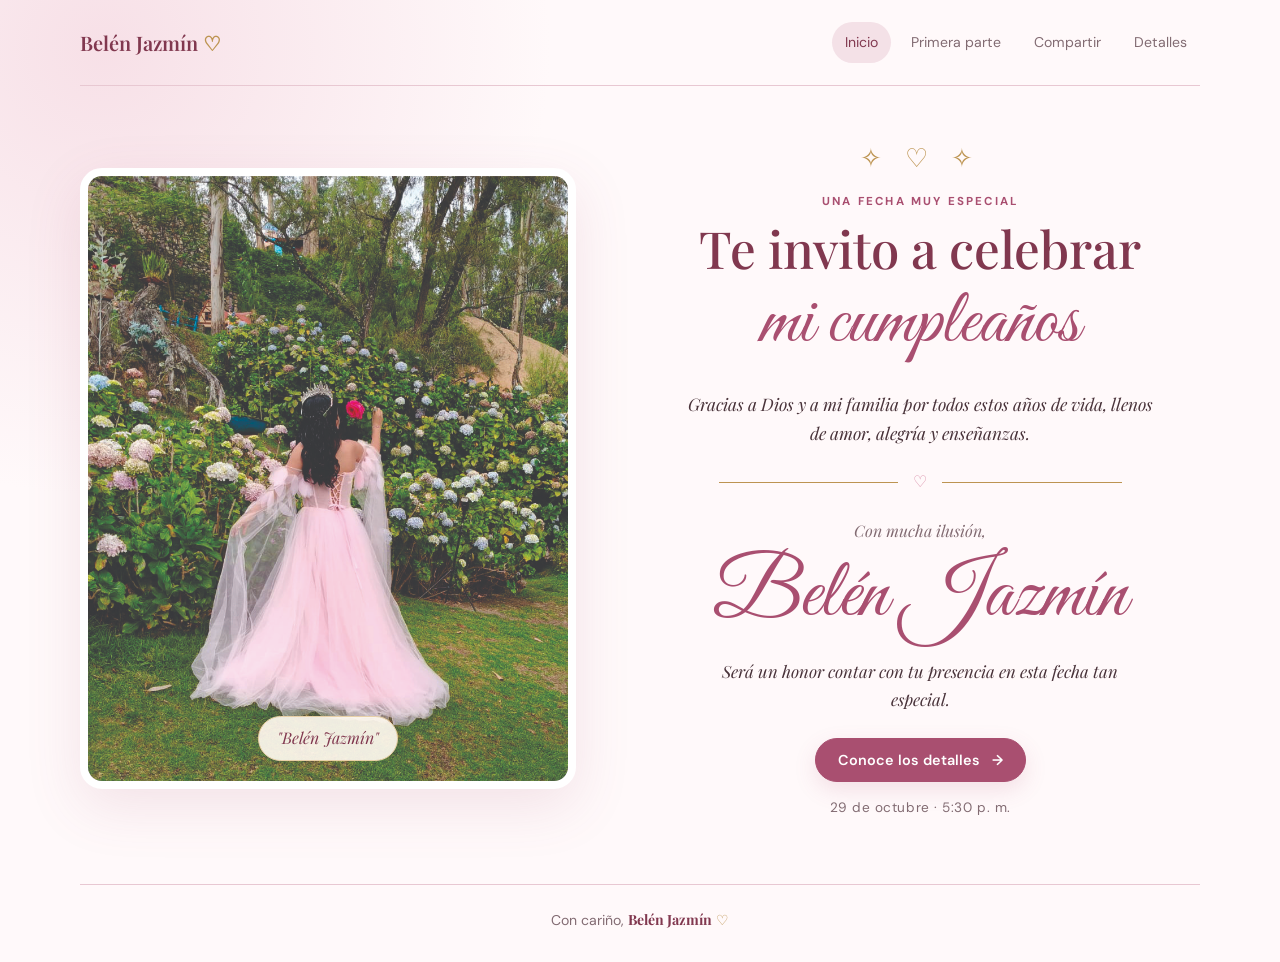
<file: index.html>
<!doctype html>
<html lang="es">
<head>

<!-- Vista previa al compartir la invitación -->
<meta property="og:type" content="website">
<meta property="og:title" content="Belén Jazmín | Mi cumpleaños">
<meta property="og:description" content="Te invito a celebrar una fecha muy especial. ¡Te espero!">
<meta property="og:url" content="https://hmendozacoba.github.io/invitacion-belen-jazmin/index.html">
<meta property="og:image" content="https://hmendozacoba.github.io/invitacion-belen-jazmin/belen-jazmin.jpg">
<meta property="og:image:alt" content="Fotografía de Belén Jazmín">
  
  
  <meta charset="utf-8">
  <meta name="viewport" content="width=device-width, initial-scale=1">
  <meta name="theme-color" content="#f5dce5">
  <meta name="description" content="Invitación digital al cumpleaños de Belén Jazmín.">
  <title>Belén Jazmín | Mi cumpleaños</title>

  <link rel="stylesheet" href="styles.css">
</head>


    <!--
<audio id="musicaInvitacion" autoplay loop>
  <source src="cancion-belen.mp3" type="audio/mpeg">
  Tu navegador no puede reproducir este audio.
</audio>

<button type="button" onclick="document.getElementById('musicaInvitacion').play()">
  ♫ Escuchar nuestra canción
</button>
-->
  
  <!--
  <div class="music-card">
  <p>💗 Una canción para mi hija 💗</p>

  <iframe
    id="musicPlayer"
    width="100%"
    height="100"
    src="https://www.youtube.com/embed/sTj2coSZYFk?autoplay=1&loop=1&playlist=sTj2coSZYFk"
    title="Canción para Mi Hija - Los Kjarkas"
    allow="autoplay; encrypted-media; picture-in-picture"
    frameborder="0"
    allowfullscreen>
  </iframe>
  <p>Si no se escucha, pulsa reproducir en el video.</p>
</div>
-->
 
<body>
  <div class="site-shell">
    <nav class="top-nav" aria-label="Navegación principal">
      <a class="brand" href="index.html">Belén Jazmín <span>♡</span></a>
      <button class="menu-toggle" aria-label="Abrir menú" aria-expanded="false">☰</button>
      <div class="nav-links">
        <a class="active" href="index.html">Inicio</a>
        <a href="misa.html">Primera parte</a>
        <a href="compartir.html">Compartir</a>
        <a href="detalles.html">Detalles</a>
      </div>
    </nav>

    <main>
      <section class="hero">
        <div class="hero-photo-wrap">
          
       <img class="hero-photo" src="belen-jazmin.jpg" alt="Belén Jazmín con vestido rosado en un jardín de flores">
<span class="photo-caption">"Belén Jazmín"</span>

                    
        </div>
        <div class="hero-copy">
          <div class="ornament">✧ ♡ ✧</div>
          <p class="eyebrow">Una fecha muy especial</p>
          <h1>Te invito a celebrar <em>mi cumpleaños</em></h1>
          <p class="gratitude">Gracias a Dios y a mi familia por todos estos años de vida, llenos de amor, alegría y enseñanzas.</p>
          <div class="fine-line"><span>♡</span></div>
          <p class="invite-label">Con mucha ilusión,</p>
          <p class="script-name">Belén Jazmín</p>
          <p class="intro">Será un honor contar con tu presencia en esta fecha tan especial.</p>

          <!--
          <a class="primary-button" href="misa.html">Conoce los detalles <span>→</span></a>
          -->
          <a class="primary-button" href="misa.html"
   onclick="sessionStorage.setItem('reproducirMusicaBelen', 'si')">
  Conoce los detalles <span>→</span>
</a>

          
          <p class="date-note">29 de octubre · 5:30 p. m.</p>
        </div>
      </section>


     <!-- <p>
      <section class="welcome-card">
        <p class="eyebrow">Celebremos juntos</p>
        <h2>¡Será un día inolvidable!</h2>
        <p>Prepara tu mejor sonrisa y acompáñame a compartir una tarde llena de cariño, alegría y sorpresas.</p>
        <div class="button-row">
          <a class="outline-button" href="misa.html">Ver la invitación completa</a>
          <a class="outline-button" href="detalles.html">Código de vestimenta</a>
        </div>
      </section>
    </main>
</p style>
   </p> -->

      
    <footer>Con cariño, <strong>Belén Jazmín</strong> <span>♡</span></footer>
  </div>
  <script src="script.js"></script>

  <!--
<audio id="musicaInvitacion" autoplay loop preload="auto">
  <source src="cancion-belen.mp3" type="audio/mpeg">
</audio>

<button id="activarMusica" type="button"
  style="display:none; background:#d98c9c; color:white;
  border:1px solid #d5b15b; border-radius:25px;
  padding:12px 22px; cursor:pointer;">
  ♫ Escuchar canción para Belén Jazmín
</button>

<script>
  const musica = document.getElementById("musicaInvitacion");
  const botonMusica = document.getElementById("activarMusica");

  function reproducirMusica() {
    musica.play().then(() => {
      botonMusica.style.display = "none";
    }).catch(() => {
      botonMusica.style.display = "inline-block";
    });
  }

  window.addEventListener("load", reproducirMusica);

  botonMusica.addEventListener("click", reproducirMusica);
</script>
-->

  <!--
<audio id="musicaInvitacion" loop preload="auto">
  <source src="cancion-belen.mp3" type="audio/mpeg">
</audio>

<script>
  const musica = document.getElementById("musicaInvitacion");

  document.addEventListener("DOMContentLoaded", function () {
    const botones = document.querySelectorAll("a, button");

    botones.forEach(function (boton) {
      if (boton.textContent.trim().toLowerCase()
          .includes("conoce los detalles")) {
        boton.addEventListener("click", function () {
          musica.play().catch(function (error) {
            console.log("No se pudo reproducir el audio:", error);
          });
        });
      }
    });
  });
</script>
-->
  
  
</body>
</html>
</file>
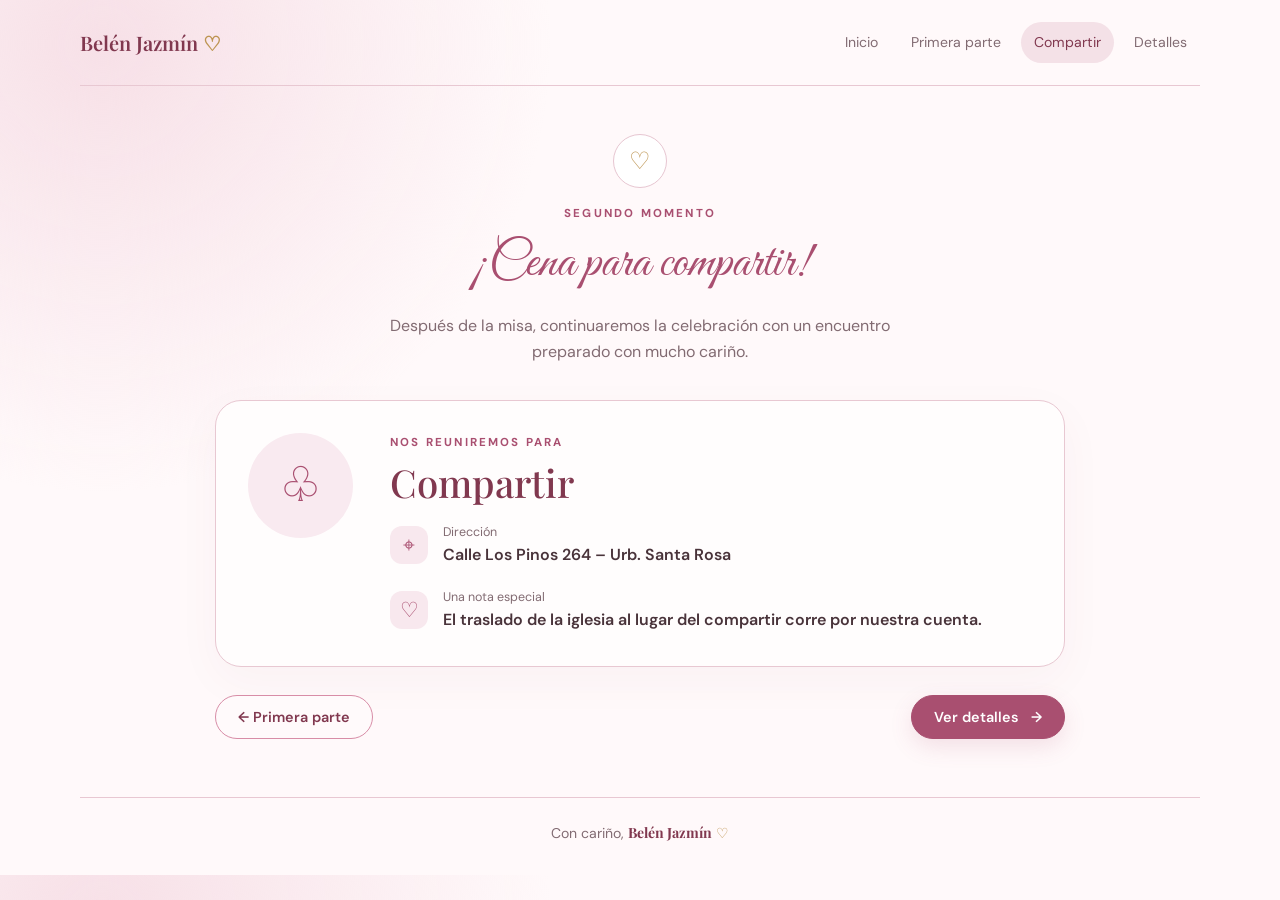
<file: compartir.html>
<!doctype html>
<html lang="es">
<head>
  <meta charset="utf-8">
  <meta name="viewport" content="width=device-width, initial-scale=1">
  <meta name="theme-color" content="#f5dce5">
  <title>Compartir | Belén Jazmín</title>
  <link rel="stylesheet" href="styles.css">
</head>
<body>
<div class="site-shell">
  <nav class="top-nav" aria-label="Navegación principal">
    <a class="brand" href="index.html">Belén Jazmín <span>♡</span></a>
    <button class="menu-toggle" aria-label="Abrir menú" aria-expanded="false">☰</button>
    <div class="nav-links"><a href="index.html">Inicio</a><a href="misa.html">Primera parte</a><a class="active" href="compartir.html">Compartir</a><a href="detalles.html">Detalles</a></div>
  </nav>
  <main class="subpage">
    <div class="page-heading">
      <span class="icon-round">♡</span>
      <p class="eyebrow">Segundo momento</p>

      <!--
      <h1>Después de la misa</h1>
     -->
      
      <p class="script-subtitle">¡Cena para compartir!</p>
      <p>Después de la misa, continuaremos la celebración con un encuentro preparado con mucho cariño.</p>
    </div>
    <section class="event-card">
      <div class="event-symbol" aria-hidden="true">♧</div>
      <div class="event-content">
        <p class="eyebrow">Nos reuniremos para</p>
        <h2>Compartir</h2>
        <ul class="detail-list">
          <li><span class="detail-icon">⌖</span><div><small>Dirección</small><strong>Calle Los Pinos 264 – Urb. Santa Rosa</strong></div></li>
          <li><span class="detail-icon">♡</span><div><small>Una nota especial</small><strong>El traslado de la iglesia al lugar del compartir corre por nuestra cuenta.</strong></div></li>
        </ul>
      </div>
    </section>

    <!--
    <section class="surprise-card">
      <div class="gift-icon">🎁</div>
      <div><p class="eyebrow">Prepárate para sonreír</p><h2>Habrá una <em>sorpresa divertida</em></h2><p>¡Ven con toda la energía para disfrutar juntos!</p></div>
    </section>
   -->
    
    <div class="page-actions"><a class="outline-button" href="misa.html">← Primera parte</a><a class="primary-button" href="detalles.html">Ver detalles <span>→</span></a></div>
  </main>
  <footer>Con cariño, <strong>Belén Jazmín</strong> <span>♡</span></footer>
</div>
<script src="script.js"></script>
</body>
</html>
</file>
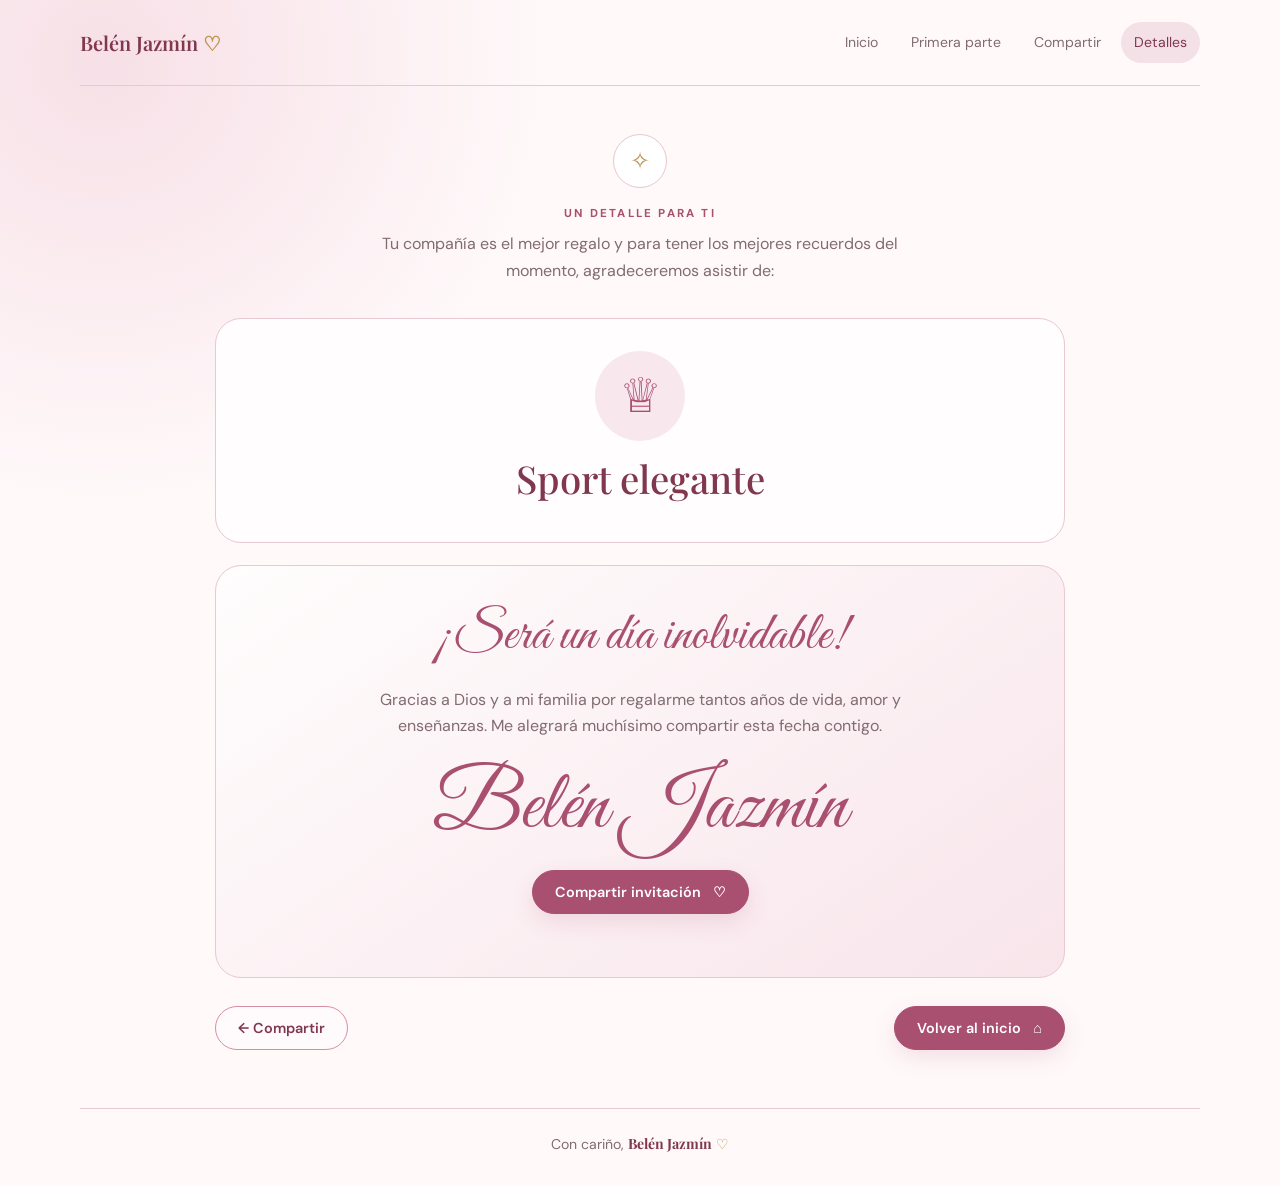
<file: detalles.html>
<!doctype html>
<html lang="es">
<head>
  <meta charset="utf-8">
  <meta name="viewport" content="width=device-width, initial-scale=1">
  <meta name="theme-color" content="#f5dce5">
  <title>Detalles | Belén Jazmín</title>
  <link rel="stylesheet" href="styles.css">
</head>
<body>
<div class="site-shell">
  <nav class="top-nav" aria-label="Navegación principal">
    <a class="brand" href="index.html">Belén Jazmín <span>♡</span></a>
    <button class="menu-toggle" aria-label="Abrir menú" aria-expanded="false">☰</button>
    <div class="nav-links"><a href="index.html">Inicio</a><a href="misa.html">Primera parte</a><a href="compartir.html">Compartir</a><a class="active" href="detalles.html">Detalles</a></div>
  </nav>
  <main class="subpage">
    <div class="page-heading">
      <span class="icon-round">✧</span>
      <p class="eyebrow">Un detalle para ti</p>

      <!--
      <h1>Antes de venir</h1>
      <p class="script-subtitle">Solo faltas tú</p>
      -->
      
      <p>Tu compañía es el mejor regalo y para tener los mejores recuerdos del momento, agradeceremos asistir de:</p>
    </div>
    <section class="dress-card">
      <div class="dress-illustration" aria-hidden="true">♕</div>

       <!--
      <p class="eyebrow">Código de vestimenta</p>
       -->
      
      <h2>Sport elegante</h2>
      
      <!--
      <p>Elige un atuendo cómodo y elegante para acompañarnos en este día tan especial.</p>
      <div class="palette" aria-label="Paleta de inspiración"><span></span><span></span><span></span><span></span><span></span></div>
      <small>Inspiración de color: rosa suave, fucsia apagado, crema y tonos neutros.</small>
      -->
      
    </section>
    <section class="closing-card">
      <p class="script-subtitle">¡Será un día inolvidable!</p>
      <p>Gracias a Dios y a mi familia por regalarme tantos años de vida, amor y enseñanzas. Me alegrará muchísimo compartir esta fecha contigo.</p>
      <p class="script-name">Belén Jazmín</p>
      <button class="primary-button" id="share-button">Compartir invitación <span>♡</span></button>
      <p class="share-feedback" id="share-feedback" aria-live="polite"></p>
    </section>
    <div class="page-actions"><a class="outline-button" href="compartir.html">← Compartir</a><a class="primary-button" href="index.html">Volver al inicio <span>⌂</span></a></div>
  </main>
  <footer>Con cariño, <strong>Belén Jazmín</strong> <span>♡</span></footer>
</div>
<script src="script.js"></script>
</body>
</html>
</file>
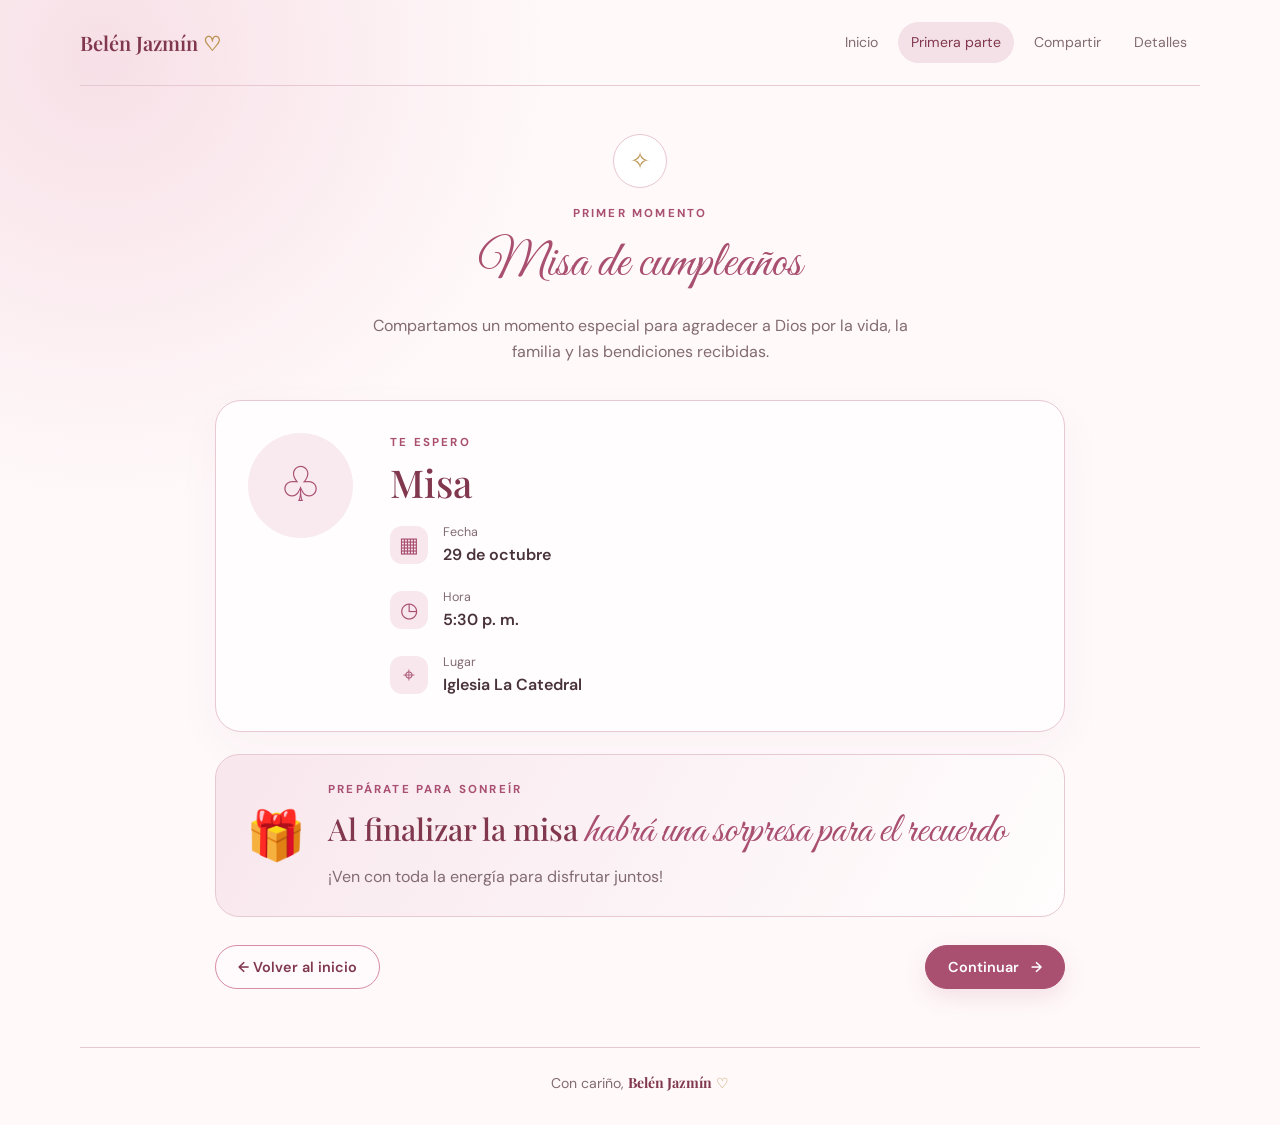
<file: misa.html>
<!doctype html>
<html lang="es">
<head>
 
  <meta charset="utf-8">
  <meta name="viewport" content="width=device-width, initial-scale=1">
  <meta name="theme-color" content="#f5dce5">
  <title>Primera parte · Misa | Belén Jazmín</title>
  <link rel="stylesheet" href="styles.css">
</head>
<body>
<div class="site-shell">
  <nav class="top-nav" aria-label="Navegación principal">
    <a class="brand" href="index.html">Belén Jazmín <span>♡</span></a>
    <button class="menu-toggle" aria-label="Abrir menú" aria-expanded="false">☰</button>
    <div class="nav-links"><a href="index.html">Inicio</a><a class="active" href="misa.html">Primera parte</a><a href="compartir.html">Compartir</a><a href="detalles.html">Detalles</a></div>
  </nav>
  <main class="subpage">
    <div class="page-heading">
      <span class="icon-round">✧</span>
      <p class="eyebrow">Primer momento</p>

      <!--
      <h1>Primera parte</h1>
-->
      
      <p class="script-subtitle">Misa de cumpleaños</p>
      <p>Compartamos un momento especial para agradecer a Dios por la vida, la familia y las bendiciones recibidas.</p>
    </div>
    <section class="event-card">
      <div class="event-symbol" aria-hidden="true">♧</div>
      <div class="event-content">
        <p class="eyebrow">Te espero</p>
        <h2>Misa</h2>
        <ul class="detail-list">
          <li><span class="detail-icon">▦</span><div><small>Fecha</small><strong>29 de octubre</strong></div></li>
          <li><span class="detail-icon">◷</span><div><small>Hora</small><strong>5:30 p. m.</strong></div></li>
          <li><span class="detail-icon">⌖</span><div><small>Lugar</small><strong>Iglesia La Catedral</strong></div></li>
        </ul>
      </div>
    </section>

    <!--
    <div class="note-card"><span>♡</span><p>Tu presencia hará aún más especial este momento de gratitud y celebración.</p></div>
    -->
<section class="surprise-card">
      <div class="gift-icon">🎁</div>
      <div><p class="eyebrow">Prepárate para sonreír</p><h2>Al finalizar la misa <em>habrá una sorpresa para el recuerdo</em></h2><p>¡Ven con toda la energía para disfrutar juntos!</p></div>
    </section>
    
    <div class="page-actions"><a class="outline-button" href="index.html">← Volver al inicio</a><a class="primary-button" href="compartir.html">Continuar <span>→</span></a></div>
  </main>
  <footer>Con cariño, <strong>Belén Jazmín</strong> <span>♡</span></footer>
</div>
<script src="script.js"></script>

<!--

  <audio id="musicaInvitacion" loop preload="auto">
  <source src="cancion-belen.mp3" type="audio/mpeg">
</audio>

<script>
  const musica = document.getElementById("musicaInvitacion");

  if (sessionStorage.getItem("reproducirMusicaBelen") === "si") {
    sessionStorage.removeItem("reproducirMusicaBelen");

    musica.play().catch(() => {
      console.log("El navegador no pudo iniciar la música.");
    });
  }
</script>
-->
  
</body>
</html>
</file>
<file: styles.css>
@import url('https://fonts.googleapis.com/css2?family=DM+Sans:wght@400;500;600;700&family=Playfair+Display:ital,wght@0,500;0,600;1,500&family=Great+Vibes&display=swap');

:root {
  --pink: #f5dce5;
  --pink-light: #fff9fa;
  --pink-deep: #d88da7;
  --fuchsia: #a94f70;
  --fuchsia-dark: #81384f;
  --gold: #bd9451;
  --ink: #49333a;
  --muted: #826b72;
  --line: #e8c8d2;
  --white: #fffdfd;
}
* { box-sizing: border-box; }
html { scroll-behavior: smooth; }
body { margin: 0; color: var(--ink); background: radial-gradient(circle at 8% 5%, #f7e0e7 0, transparent 28rem), #fff9fa; font-family: 'DM Sans', sans-serif; line-height: 1.65; }
a { color: inherit; text-decoration: none; }
.site-shell { width: min(1120px, calc(100% - 36px)); margin: 0 auto; }
.top-nav { display: flex; align-items: center; justify-content: space-between; gap: 20px; padding: 22px 0; border-bottom: 1px solid var(--line); }
.brand { color: var(--fuchsia-dark); font-family: 'Playfair Display', serif; font-size: 1.25rem; font-weight: 600; white-space: nowrap; }
.brand span, footer span { color: var(--gold); }
.nav-links { display: flex; gap: 7px; align-items: center; }
.nav-links a { padding: 9px 13px; color: var(--muted); font-size: .88rem; border-radius: 999px; transition: .2s ease; }
.nav-links a:hover, .nav-links a.active { background: #f4e1e7; color: var(--fuchsia-dark); }
.menu-toggle { display: none; border: 1px solid var(--line); background: var(--white); color: var(--fuchsia-dark); padding: 7px 11px; border-radius: 10px; font-size: 1.1rem; }
.hero { display: grid; grid-template-columns: .94fr 1.06fr; align-items: center; gap: clamp(28px, 5vw, 66px); padding: 42px 0 55px; }
.hero-photo-wrap { position: relative; min-height: 600px; overflow: hidden; border-radius: 22px; box-shadow: 0 18px 55px #a44e7021; border: 8px solid #fff; background: var(--pink); }
.hero-photo { width: 100%; height: 100%; min-height: 600px; display: block; object-fit: cover; object-position: center; }
.photo-caption { position: absolute; left: 50%; bottom: 20px; transform: translateX(-50%); width: max-content; max-width: 90%; background: #fffaf0e8; color: var(--fuchsia-dark); padding: 8px 18px; border: 1px solid #e8d0a7; border-radius: 999px; font-family: 'Playfair Display', serif; font-style: italic; }
.hero-copy { text-align: center; padding: 10px 0; }
.ornament { color: var(--gold); font-size: 1.6rem; letter-spacing: .5rem; margin-bottom: 12px; }
.eyebrow { text-transform: uppercase; letter-spacing: .19em; font-size: .72rem; font-weight: 700; color: var(--fuchsia); margin: 0 0 8px; }
h1, h2 { font-family: 'Playfair Display', serif; font-weight: 500; line-height: 1.15; }
.hero h1 { margin: 0 auto 20px; font-size: clamp(2.2rem, 4vw, 3.6rem); color: var(--fuchsia-dark); }
.hero h1 em { display: block; font-family: 'Great Vibes', cursive; font-style: normal; font-size: clamp(3.2rem, 6.1vw, 5.4rem); line-height: 1.18; color: var(--fuchsia); }
.gratitude { max-width: 470px; margin: 0 auto; font-family: 'Playfair Display', serif; font-size: 1.08rem; font-style: italic; }
.fine-line { display: flex; align-items: center; gap: 15px; width: 72%; margin: 22px auto; color: var(--pink-deep); }
.fine-line:before, .fine-line:after { content: ''; height: 1px; flex: 1; background: var(--gold); }
.invite-label { margin: 0; color: var(--muted); font-family: 'Playfair Display', serif; font-style: italic; }
.script-name { margin: 0 0 10px; font-family: 'Great Vibes', cursive; color: var(--fuchsia); font-size: clamp(3.6rem, 6.5vw, 5.3rem); line-height: 1.25; }
.intro { max-width: 430px; margin: 0 auto 24px; font-family: 'Playfair Display', serif; font-style: italic; font-size: 1.05rem; }
.primary-button, .outline-button { display: inline-flex; justify-content: center; align-items: center; gap: 12px; border-radius: 999px; padding: 12px 22px; font: 600 .9rem 'DM Sans', sans-serif; cursor: pointer; transition: transform .2s, box-shadow .2s; }
.primary-button { background: var(--fuchsia); color: white; border: 1px solid var(--fuchsia); box-shadow: 0 8px 22px #a94f7025; }
.primary-button:hover, .outline-button:hover { transform: translateY(-2px); box-shadow: 0 10px 24px #a94f7024; }
.outline-button { background: #fffafb; border: 1px solid var(--pink-deep); color: var(--fuchsia-dark); }
.date-note { margin: 15px 0 0; color: var(--muted); font-size: .85rem; letter-spacing: .04em; }
.welcome-card { margin: 0 0 50px; padding: 36px 24px; text-align: center; background: linear-gradient(135deg, #fffdfd, #f8e5eb); border: 1px solid var(--line); border-radius: 28px; }
.welcome-card h2 { margin: 0 0 10px; color: var(--fuchsia-dark); font-size: clamp(1.9rem, 4vw, 2.6rem); }
.welcome-card > p:not(.eyebrow) { max-width: 600px; margin: 0 auto 20px; color: var(--muted); }
.button-row { display: flex; justify-content: center; gap: 12px; flex-wrap: wrap; }
footer { padding: 23px 0 30px; text-align: center; border-top: 1px solid var(--line); color: var(--muted); font-size: .88rem; }
footer strong { color: var(--fuchsia-dark); font-family: 'Playfair Display', serif; }
.subpage { max-width: 850px; margin: 0 auto; padding: 48px 0 58px; }
.page-heading { text-align: center; max-width: 650px; margin: 0 auto 34px; }
.icon-round { display: inline-grid; place-items: center; width: 54px; height: 54px; border-radius: 50%; border: 1px solid #e7c6d1; background: white; color: var(--gold); font-size: 1.5rem; margin-bottom: 16px; }
.page-heading h1 { margin: 0; color: var(--fuchsia-dark); font-size: clamp(2.5rem, 5vw, 3.8rem); }
.script-subtitle { margin: 3px 0 15px; font-family: 'Great Vibes', cursive; color: var(--fuchsia); font-size: 3.2rem; line-height: 1.3; }
.page-heading > p:last-child { max-width: 550px; margin: 0 auto; color: var(--muted); }
.event-card { display: grid; grid-template-columns: 120px 1fr; gap: 22px; padding: 32px; border-radius: 26px; border: 1px solid var(--line); background: #fffdfd; box-shadow: 0 14px 45px #7d33470a; }
.event-symbol { display: grid; place-items: center; align-self: start; width: 105px; height: 105px; border-radius: 50%; background: #f9eaf0; color: var(--fuchsia); font-size: 3rem; }
.event-content h2 { margin: 0 0 18px; font-size: 2.4rem; color: var(--fuchsia-dark); }
.detail-list { list-style: none; padding: 0; margin: 0; display: grid; gap: 18px; }
.detail-list li { display: flex; gap: 15px; align-items: center; }
.detail-icon { flex: 0 0 38px; display: grid; place-items: center; width: 38px; height: 38px; border-radius: 12px; background: #f8e8ee; color: var(--fuchsia); font-size: 1.3rem; }
.detail-list small { display: block; color: var(--muted); font-size: .78rem; }
.detail-list strong { display: block; color: var(--ink); font-weight: 600; }
.note-card { display: flex; gap: 15px; align-items: center; margin: 22px 0 0; padding: 18px 22px; background: #f9e9ee; border-radius: 16px; color: var(--fuchsia-dark); }
.note-card span { color: var(--gold); font-size: 1.5rem; }
.note-card p { margin: 0; }
.page-actions { display: flex; justify-content: space-between; gap: 14px; margin-top: 28px; }
.surprise-card { display: flex; gap: 22px; align-items: center; margin-top: 22px; padding: 25px 30px; border-radius: 24px; background: linear-gradient(120deg, #f8e7ed, #fffdfd); border: 1px solid var(--line); }
.gift-icon { font-size: 3rem; }
.surprise-card h2 { margin: 0 0 8px; color: var(--fuchsia-dark); font-size: 1.9rem; }
.surprise-card h2 em { color: var(--fuchsia); font-family: 'Great Vibes', cursive; font-style: normal; font-size: 2.7rem; }
.surprise-card p:last-child { margin: 0; color: var(--muted); }
.dress-card, .closing-card { padding: 32px; text-align: center; border: 1px solid var(--line); border-radius: 26px; background: #fffdfd; }
.dress-illustration { margin: 0 auto 15px; display: grid; place-items: center; width: 90px; height: 90px; border-radius: 50%; background: #f8e8ee; color: var(--fuchsia); font-size: 3rem; }
.dress-card h2 { margin: 0 0 10px; color: var(--fuchsia-dark); font-size: 2.4rem; }
.dress-card > p:not(.eyebrow) { max-width: 510px; margin: 0 auto 20px; color: var(--muted); }
.palette { display: flex; justify-content: center; gap: 10px; margin: 20px 0 10px; }
.palette span { width: 35px; height: 35px; border-radius: 50%; border: 2px solid white; box-shadow: 0 0 0 1px var(--line); }
.palette span:nth-child(1) { background: #e8b7c8; } .palette span:nth-child(2) { background: #c77894; } .palette span:nth-child(3) { background: #a94f70; } .palette span:nth-child(4) { background: #f6e9df; } .palette span:nth-child(5) { background: #8d827e; }
.dress-card small { color: var(--muted); }
.closing-card { margin-top: 22px; background: linear-gradient(145deg, #fffdfd, #f8e5eb); }
.closing-card .script-subtitle { font-size: 3.4rem; }
.closing-card > p:not(.script-subtitle):not(.script-name):not(.share-feedback) { max-width: 600px; margin: 0 auto 16px; color: var(--muted); }
.share-feedback { min-height: 1.5em; margin: 10px 0 0; color: var(--fuchsia-dark); font-size: .88rem; }
@media (max-width: 760px) {
  .site-shell { width: min(100% - 24px, 560px); }
  .top-nav { flex-wrap: wrap; padding: 16px 0; }
  .menu-toggle { display: block; }
  .nav-links { display: none; width: 100%; flex-direction: column; align-items: stretch; gap: 3px; padding: 8px 0; }
  .nav-links.open { display: flex; }
  .nav-links a { padding: 10px 14px; }
  .hero { grid-template-columns: 1fr; gap: 30px; padding-top: 24px; }
  .hero-photo-wrap { min-height: 420px; max-height: 600px; width: min(100%, 430px); margin: 0 auto; border-radius: 22px; }
  .hero-photo { min-height: 420px; max-height: 600px; }
  .hero-copy { padding: 0 5px; }
  .hero h1 { font-size: 2.55rem; }
  .hero h1 em { font-size: 4rem; }
  .script-name { font-size: 4.2rem; }
  .event-card { grid-template-columns: 1fr; padding: 23px; }
  .event-symbol { width: 78px; height: 78px; font-size: 2.4rem; }
  .subpage { padding-top: 32px; }
  .page-actions { flex-wrap: wrap; }
  .page-actions > a { flex: 1; }
  .surprise-card { align-items: flex-start; padding: 22px; }
}
@media (max-width: 420px) {
  .hero h1 { font-size: 2.1rem; }
  .hero h1 em { font-size: 3.4rem; }
  .gratitude { font-size: 1rem; }
  .script-name { font-size: 3.7rem; }
  .script-subtitle { font-size: 2.7rem; }
  .dress-card, .closing-card { padding: 23px 18px; }
  .button-row { flex-direction: column; }
  .button-row a { width: 100%; }
}

/* Portada actualizada: fotografía rectangular, sin recorte en arco */
.hero-photo-wrap { aspect-ratio: 4 / 5; }
.hero-photo { object-fit: cover; object-position: center 42%; }
@media (max-width: 760px) {
  .hero-photo-wrap { aspect-ratio: 4 / 5; }
}
</file>
